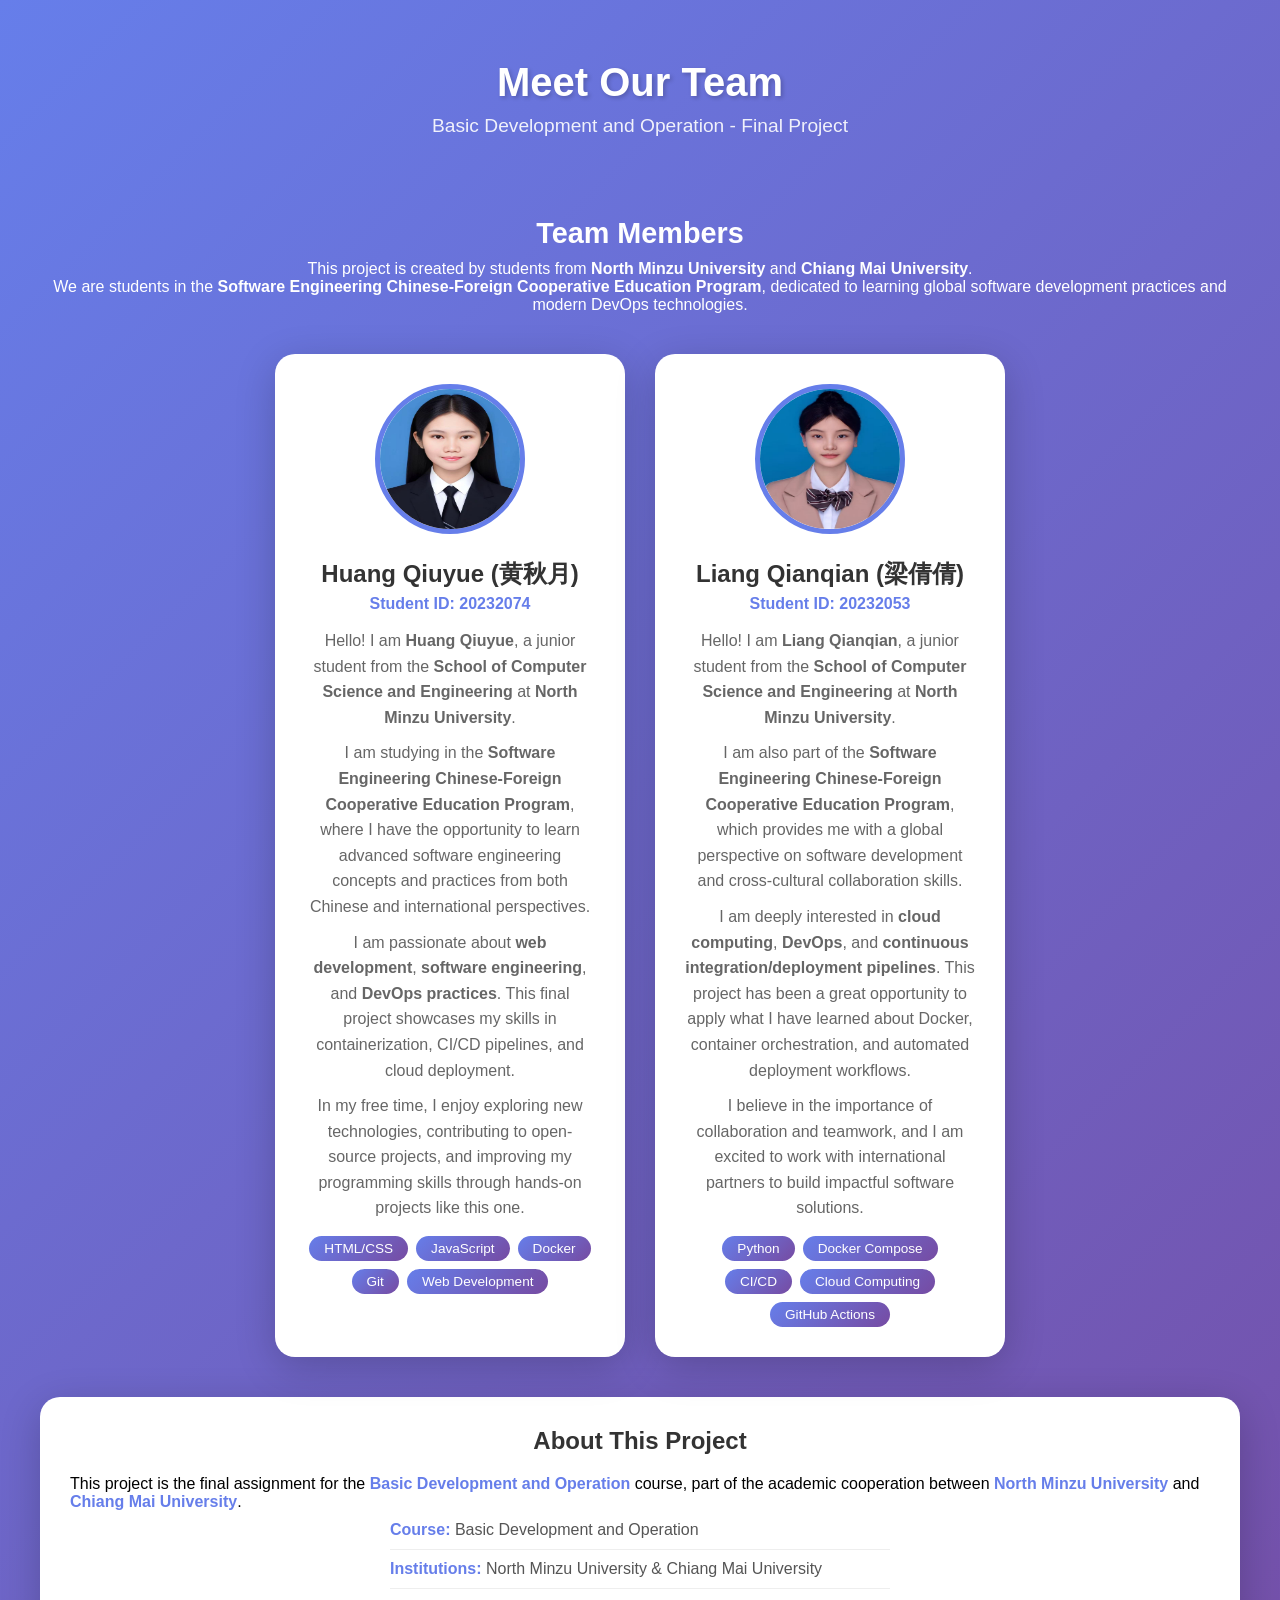
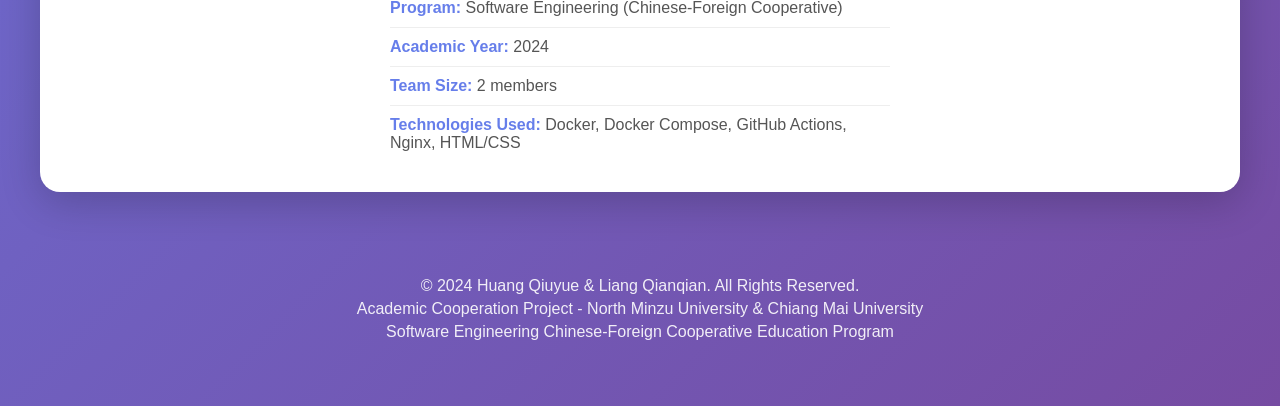
<file: index.html>
<!DOCTYPE html>
<html lang="en">
<head>
    <meta charset="UTF-8">
    <meta name="viewport" content="width=device-width, initial-scale=1.0">
    <title>About Us - Final Project</title>
    <link rel="stylesheet" href="styles.css">
</head>
<body>
    <header>
        <h1>Meet Our Team</h1>
        <p>Basic Development and Operation - Final Project</p>
    </header>

    <main>
        <section class="team-intro">
            <h2>Team Members</h2>
            <p>This project is created by students from <strong>North Minzu University</strong> and <strong>Chiang Mai University</strong>.</p>
            <p class="program">We are students in the <strong>Software Engineering Chinese-Foreign Cooperative Education Program</strong>, dedicated to learning global software development practices and modern DevOps technologies.</p>
        </section>

        <section class="members">
            <div class="member-card">
                <img src="huangqiuyue.jpg" alt="Huang Qiuyue Photo">
                <h3>Huang Qiuyue (黄秋月)</h3>
                <p class="student-id">Student ID: 20232074</p>
                <div class="info">
                    <p>Hello! I am <strong>Huang Qiuyue</strong>, a junior student from the <strong>School of Computer Science and Engineering</strong> at <strong>North Minzu University</strong>.</p>
                    <p>I am studying in the <strong>Software Engineering Chinese-Foreign Cooperative Education Program</strong>, where I have the opportunity to learn advanced software engineering concepts and practices from both Chinese and international perspectives.</p>
                    <p>I am passionate about <strong>web development</strong>, <strong>software engineering</strong>, and <strong>DevOps practices</strong>. This final project showcases my skills in containerization, CI/CD pipelines, and cloud deployment.</p>
                    <p>In my free time, I enjoy exploring new technologies, contributing to open-source projects, and improving my programming skills through hands-on projects like this one.</p>
                </div>
                <div class="skills">
                    <span class="skill-tag">HTML/CSS</span>
                    <span class="skill-tag">JavaScript</span>
                    <span class="skill-tag">Docker</span>
                    <span class="skill-tag">Git</span>
                    <span class="skill-tag">Web Development</span>
                </div>
            </div>

            <div class="member-card">
                <img src="liangqianqian.png" alt="Liang Qianqian Photo">
                <h3>Liang Qianqian (梁倩倩)</h3>
                <p class="student-id">Student ID: 20232053</p>
                <div class="info">
                    <p>Hello! I am <strong>Liang Qianqian</strong>, a junior student from the <strong>School of Computer Science and Engineering</strong> at <strong>North Minzu University</strong>.</p>
                    <p>I am also part of the <strong>Software Engineering Chinese-Foreign Cooperative Education Program</strong>, which provides me with a global perspective on software development and cross-cultural collaboration skills.</p>
                    <p>I am deeply interested in <strong>cloud computing</strong>, <strong>DevOps</strong>, and <strong>continuous integration/deployment pipelines</strong>. This project has been a great opportunity to apply what I have learned about Docker, container orchestration, and automated deployment workflows.</p>
                    <p>I believe in the importance of collaboration and teamwork, and I am excited to work with international partners to build impactful software solutions.</p>
                </div>
                <div class="skills">
                    <span class="skill-tag">Python</span>
                    <span class="skill-tag">Docker Compose</span>
                    <span class="skill-tag">CI/CD</span>
                    <span class="skill-tag">Cloud Computing</span>
                    <span class="skill-tag">GitHub Actions</span>
                </div>
            </div>
        </section>

        <section class="project-info">
            <h2>About This Project</h2>
            <p>This project is the final assignment for the <strong>Basic Development and Operation</strong> course, part of the academic cooperation between <strong>North Minzu University</strong> and <strong>Chiang Mai University</strong>.</p>
            <ul>
                <li><strong>Course:</strong> Basic Development and Operation</li>
                <li><strong>Institutions:</strong> North Minzu University & Chiang Mai University</li>
                <li><strong>Program:</strong> Software Engineering (Chinese-Foreign Cooperative)</li>
                <li><strong>Academic Year:</strong> 2024</li>
                <li><strong>Team Size:</strong> 2 members</li>
                <li><strong>Technologies Used:</strong> Docker, Docker Compose, GitHub Actions, Nginx, HTML/CSS</li>
            </ul>
        </section>
    </main>

    <footer>
        <p>&copy; 2024 Huang Qiuyue & Liang Qianqian. All Rights Reserved.</p>
        <p>Academic Cooperation Project - North Minzu University & Chiang Mai University</p>
        <p>Software Engineering Chinese-Foreign Cooperative Education Program</p>
    </footer>
</body>
</html>
</file>
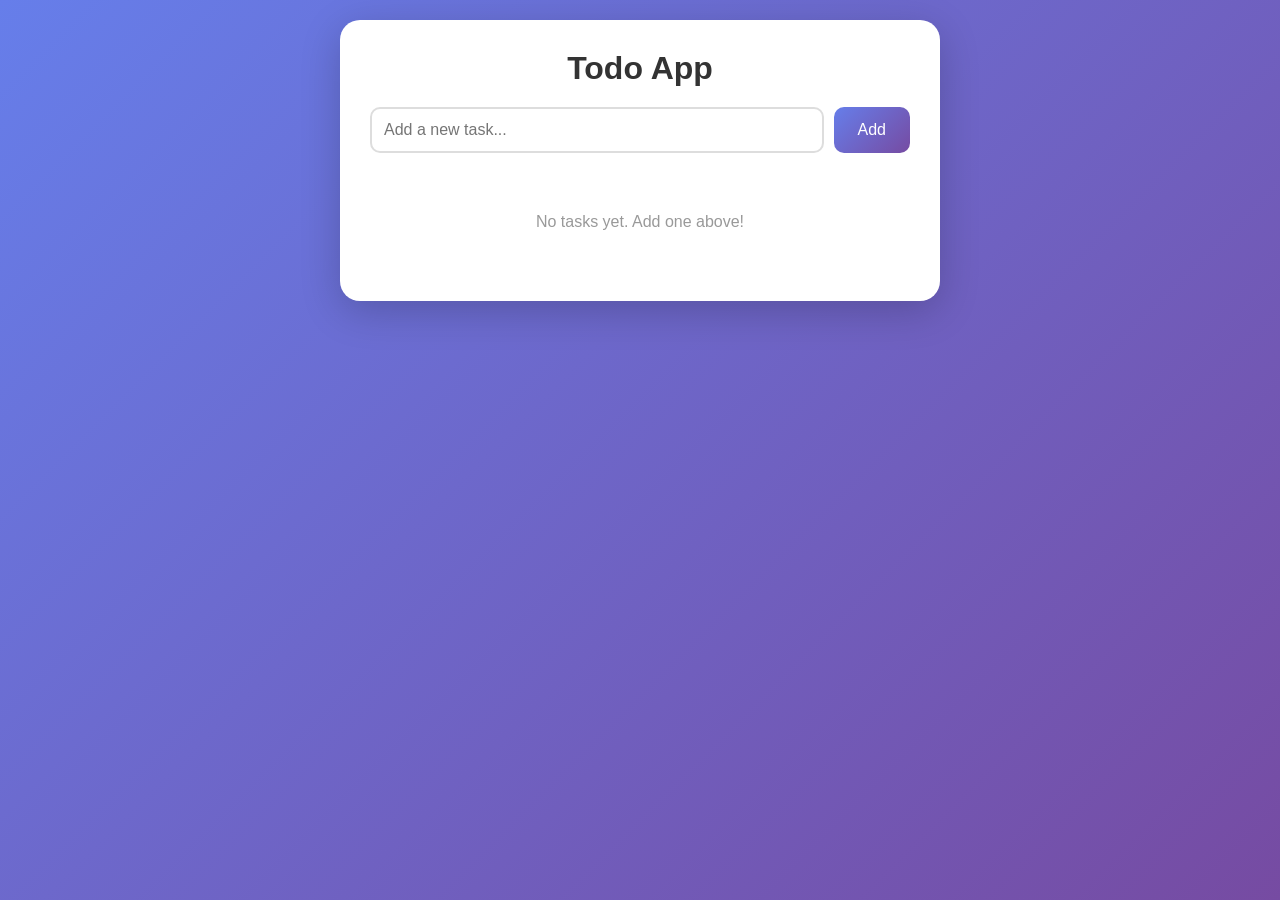
<file: todo.html>
<!DOCTYPE html>
<html lang="en">
<head>
    <meta charset="UTF-8">
    <meta name="viewport" content="width=device-width, initial-scale=1.0">
    <title>Todo App - Final Project</title>
    <style>
        * {
            margin: 0;
            padding: 0;
            box-sizing: border-box;
        }
        body {
            font-family: 'Segoe UI', Tahoma, Geneva, Verdana, sans-serif;
            background: linear-gradient(135deg, #667eea 0%, #764ba2 100%);
            min-height: 100vh;
            padding: 20px;
        }
        .container {
            max-width: 600px;
            margin: 0 auto;
            background: white;
            border-radius: 20px;
            padding: 30px;
            box-shadow: 0 10px 40px rgba(0,0,0,0.2);
        }
        h1 {
            text-align: center;
            color: #333;
            margin-bottom: 20px;
        }
        .input-group {
            display: flex;
            gap: 10px;
            margin-bottom: 20px;
        }
        input {
            flex: 1;
            padding: 12px;
            border: 2px solid #ddd;
            border-radius: 10px;
            font-size: 16px;
        }
        input:focus {
            outline: none;
            border-color: #667eea;
        }
        button {
            padding: 12px 24px;
            background: linear-gradient(135deg, #667eea 0%, #764ba2 100%);
            color: white;
            border: none;
            border-radius: 10px;
            cursor: pointer;
            font-size: 16px;
        }
        button:hover {
            opacity: 0.9;
        }
        ul {
            list-style: none;
        }
        li {
            padding: 15px;
            border-bottom: 1px solid #eee;
            display: flex;
            justify-content: space-between;
            align-items: center;
        }
        li:last-child {
            border-bottom: none;
        }
        .delete {
            background: #ff4757;
            padding: 5px 15px;
            font-size: 14px;
        }
        .completed {
            text-decoration: line-through;
            color: #999;
        }
        .empty {
            text-align: center;
            color: #999;
            padding: 40px;
        }
    </style>
</head>
<body>
    <div class="container">
        <h1>Todo App</h1>
        <div class="input-group">
            <input type="text" id="todoInput" placeholder="Add a new task...">
            <button onclick="addTodo()">Add</button>
        </div>
        <ul id="todoList"></ul>
        <p class="empty" id="emptyMsg">No tasks yet. Add one above!</p>
    </div>

    <script>
        let todos = JSON.parse(localStorage.getItem('todos')) || [];

        function render() {
            const list = document.getElementById('todoList');
            const empty = document.getElementById('emptyMsg');
            
            if (todos.length === 0) {
                empty.style.display = 'block';
                list.innerHTML = '';
                return;
            }
            
            empty.style.display = 'none';
            list.innerHTML = todos.map((todo, index) => `
                <li class="${todo.completed ? 'completed' : ''}">
                    <span onclick="toggle(${index})">${todo.text}</span>
                    <button class="delete" onclick="deleteTodo(${index})">Delete</button>
                </li>
            `).join('');
        }

        function addTodo() {
            const input = document.getElementById('todoInput');
            const text = input.value.trim();
            if (text) {
                todos.push({ text, completed: false });
                save();
                input.value = '';
                render();
            }
        }

        function toggle(index) {
            todos[index].completed = !todos[index].completed;
            save();
            render();
        }

        function deleteTodo(index) {
            todos.splice(index, 1);
            save();
            render();
        }

        function save() {
            localStorage.setItem('todos', JSON.stringify(todos));
        }

        document.getElementById('todoInput').addEventListener('keypress', function(e) {
            if (e.key === 'Enter') addTodo();
        });

        render();
    </script>
</body>
</html>
</file>
<file: styles.css>
* {
    margin: 0;
    padding: 0;
    box-sizing: border-box;
}

body {
    font-family: 'Segoe UI', Tahoma, Geneva, Verdana, sans-serif;
    background: linear-gradient(135deg, #667eea 0%, #764ba2 100%);
    min-height: 100vh;
    padding: 20px;
}

header {
    text-align: center;
    color: white;
    padding: 40px 20px;
    margin-bottom: 40px;
}

header h1 {
    font-size: 2.5em;
    margin-bottom: 10px;
    text-shadow: 2px 2px 4px rgba(0,0,0,0.2);
}

header p {
    font-size: 1.2em;
    opacity: 0.9;
}

main {
    max-width: 1200px;
    margin: 0 auto;
}

.team-intro {
    text-align: center;
    color: white;
    margin-bottom: 40px;
}

.team-intro h2 {
    font-size: 1.8em;
    margin-bottom: 10px;
}

.members {
    display: flex;
    flex-wrap: wrap;
    gap: 30px;
    justify-content: center;
    margin-bottom: 40px;
}

.member-card {
    background: white;
    border-radius: 20px;
    padding: 30px;
    width: 350px;
    text-align: center;
    box-shadow: 0 10px 40px rgba(0,0,0,0.2);
    transition: transform 0.3s ease;
}

.member-card:hover {
    transform: translateY(-10px);
}

.member-card img {
    width: 150px;
    height: 150px;
    border-radius: 50%;
    margin-bottom: 20px;
    border: 5px solid #667eea;
}

.member-card h3 {
    color: #333;
    font-size: 1.5em;
    margin-bottom: 5px;
}

.student-id {
    color: #667eea;
    font-weight: bold;
    margin-bottom: 15px;
}

.info p {
    color: #666;
    margin-bottom: 10px;
    line-height: 1.6;
}

.skills {
    margin-top: 15px;
    display: flex;
    flex-wrap: wrap;
    gap: 8px;
    justify-content: center;
}

.skill-tag {
    background: linear-gradient(135deg, #667eea 0%, #764ba2 100%);
    color: white;
    padding: 5px 15px;
    border-radius: 20px;
    font-size: 0.85em;
}

.project-info {
    background: white;
    border-radius: 20px;
    padding: 30px;
    box-shadow: 0 10px 40px rgba(0,0,0,0.2);
}

.project-info h2 {
    color: #333;
    margin-bottom: 20px;
    text-align: center;
}

.project-info ul {
    list-style: none;
    max-width: 500px;
    margin: 0 auto;
}

.project-info li {
    padding: 10px 0;
    border-bottom: 1px solid #eee;
    color: #555;
}

.project-info li:last-child {
    border-bottom: none;
}

.project-info strong {
    color: #667eea;
}

footer {
    text-align: center;
    color: white;
    padding: 40px 20px;
    margin-top: 40px;
    opacity: 0.9;
}

footer p {
    margin: 5px 0;
}

@media (max-width: 768px) {
    .members {
        flex-direction: column;
        align-items: center;
    }

    .member-card {
        width: 100%;
        max-width: 350px;
    }
}
</file>
